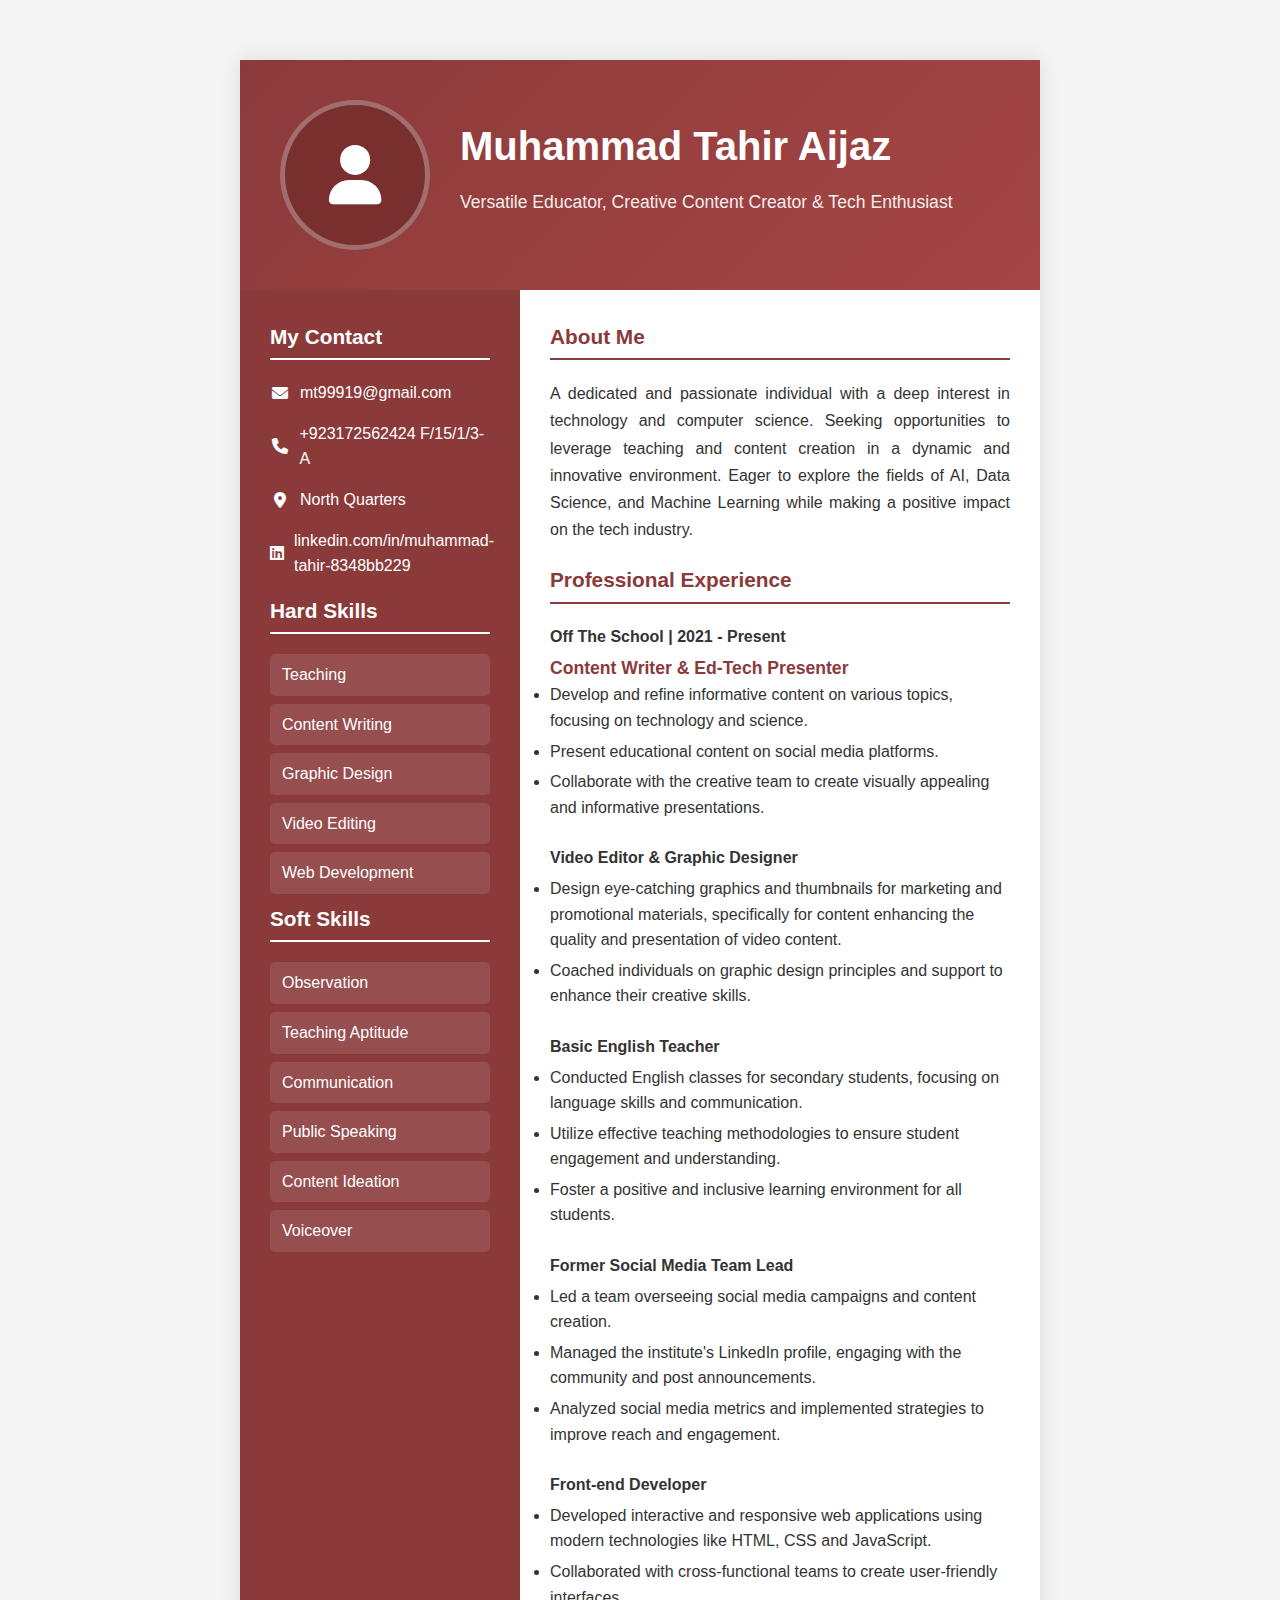
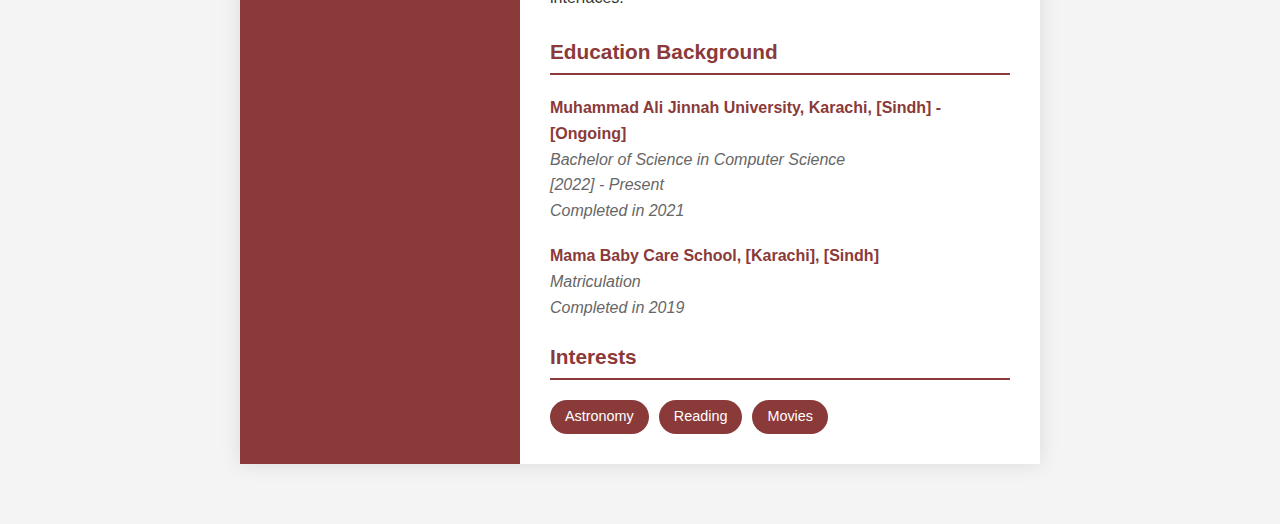
<file: assignment#02/index.html>
<!DOCTYPE html>
<html lang="en">
<head>
    <meta charset="UTF-8">
    <meta name="viewport" content="width=device-width, initial-scale=1.0">
    <title>Muhammad Tahir Aijaz - Resume</title>
    <link rel="stylesheet" href="https://cdnjs.cloudflare.com/ajax/libs/font-awesome/6.0.0/css/all.min.css">
    <style>
        * {
            margin: 0;
            padding: 0;
            box-sizing: border-box;
        }

        body {
            font-family: 'Arial', sans-serif;
            line-height: 1.6;
            color:  #333;
            background-color: #f4f4f4;
        }

        .resume-container {
            max-width: 800px;
            margin: 60px auto; 
            background: #fff;
            box-shadow: 0 0 20px rgba(0, 0, 0, 0.1);
            overflow: hidden;
        }

        .header {
            background: linear-gradient(135deg, #8B3A3A, #A64545);
            color: white;
            padding: 40px;
            display: flex;
            align-items: center;
            gap: 30px;
        }

        .profile-image {
            width: 150px;
            height: 150px;
            border-radius: 50%;
            border: 5px solid rgba(255, 255, 255, 0.3);
            object-fit: cover;
            background: #7A2F2F;
            display: flex;
            align-items: center;
            justify-content: center;
            font-size: 60px;
            color: white;
        }

        .header-content h1 {
            font-size: 2.5em;
            margin-bottom: 10px;
            font-weight: bold;
        }

        .header-content .subtitle {
            font-size: 1.1em;
            opacity: 0.9;
            margin-bottom: 20px;
        }

        .main-content {
            display: flex;
        }

        .left-column {
            background: #8B3A3A;
            color: white;
            width: 35%;
            padding: 30px;
        }

        .right-column {
            width: 65%;
            padding: 30px;
        }

        .section-title {
            font-size: 1.3em;
            font-weight: bold;
            margin-bottom: 20px;
            color: #8B3A3A;
            border-bottom: 2px solid #8B3A3A;
            padding-bottom: 5px;
        }

        .left-column .section-title {
            color: white;
            border-bottom-color: white;
        }

        .contact-item {
            display: flex;
            align-items: center;
            margin-bottom: 15px;
            gap: 10px;
        }

        .contact-item i {
            width: 20px;
            text-align: center;
        }

        .skills-list {
            list-style: none;
        }

        .skills-list li {
            background: rgba(255, 255, 255, 0.1);
            margin-bottom: 8px;
            padding: 8px 12px;
            border-radius: 5px;
        }

        .job {
            margin-bottom: 25px;
        }

        .job-title {
            font-weight: bold;
            color: #8B3A3A;
            font-size: 1.1em;
        }

        .company {
            font-weight: bold;
            margin-bottom: 5px;
        }

        .duration {
            color: #666;
            font-style: italic;
            margin-bottom: 10px;
        }

        .job-description {
            margin-left: 0;
        }

        .job-description li {
            margin-bottom: 5px;
        }

        .education-item {
            margin-bottom: 20px;
        }

        .education-item h4 {
            color: #8B3A3A;
            font-weight: bold;
        }

        .education-details {
            color: #666;
            font-style: italic;
        }

        .interests {
            display: flex;
            gap: 10px;
            flex-wrap: wrap;
        }

        .interest-tag {
            background: #8B3A3A;
            color: white;
            padding: 5px 15px;
            border-radius: 20px;
            font-size: 0.9em;
        }

        .about-text {
            text-align: justify;
            line-height: 1.7;
            margin-bottom: 20px;
        }

        @media (max-width: 768px) {
            .header {
                flex-direction: column;
                text-align: center;
            }
            
            .main-content {
                flex-direction: column;
            }
            
            .left-column, .right-column {
                width: 100%;
            }
        }
    </style>
</head>
<body>
    <div class="resume-container">
        <!-- Header Section -->
        <div class="header">
            <div class="profile-image">
                <i class="fas fa-user"></i>
            </div>
            <div class="header-content">
                <h1>Muhammad Tahir Aijaz</h1>
                <p class="subtitle">Versatile Educator, Creative Content Creator & Tech Enthusiast</p>
            </div>
        </div>

        <!-- Main Content -->
        <div class="main-content">
            <!-- Left Column -->
            <div class="left-column">
                <!-- Contact Information -->
                <div class="section">
                    <h3 class="section-title">My Contact</h3>
                    <div class="contact-item">
                        <i class="fas fa-envelope"></i>
                        <span>mt99919@gmail.com</span>
                    </div>
                    <div class="contact-item">
                        <i class="fas fa-phone"></i>
                        <span>+923172562424 F/15/1/3-A</span>
                    </div>
                    <div class="contact-item">
                        <i class="fas fa-map-marker-alt"></i>
                        <span>North Quarters</span>
                    </div>
                    <div class="contact-item">
                        <i class="fab fa-linkedin"></i>
                        <span>linkedin.com/in/muhammad-tahir-8348bb229</span>
                    </div>
                </div>

                <!-- Hard Skills -->
                <div class="section">
                    <h3 class="section-title">Hard Skills</h3>
                    <ul class="skills-list">
                        <li>Teaching</li>
                        <li>Content Writing</li>
                        <li>Graphic Design</li>
                        <li>Video Editing</li>
                        <li>Web Development</li>
                    </ul>
                </div>

                <!-- Soft Skills -->
                <div class="section">
                    <h3 class="section-title">Soft Skills</h3>
                    <ul class="skills-list">
                        <li>Observation</li>
                        <li>Teaching Aptitude</li>
                        <li>Communication</li>
                        <li>Public Speaking</li>
                        <li>Content Ideation</li>
                        <li>Voiceover</li>
                    </ul>
                </div>
            </div>

            <!-- Right Column -->
            <div class="right-column">
                <!-- About Me -->
                <div class="section">
                    <h3 class="section-title">About Me</h3>
                    <p class="about-text">
                        A dedicated and passionate individual with a deep interest in technology and computer science. Seeking opportunities to leverage teaching and content creation in a dynamic and innovative environment. Eager to explore the fields of AI, Data Science, and Machine Learning while making a positive impact on the tech industry.
                    </p>
                </div>

                <!-- Professional Experience -->
                <div class="section">
                    <h3 class="section-title">Professional Experience</h3>
                    
                    <div class="job">
                        <div class="company">Off The School | 2021 - Present</div>
                        <div class="job-title">Content Writer & Ed-Tech Presenter</div>
                        <ul class="job-description">
                            <li>Develop and refine informative content on various topics, focusing on technology and science.</li>
                            <li>Present educational content on social media platforms.</li>
                            <li>Collaborate with the creative team to create visually appealing and informative presentations.</li>
                        </ul>
                    </div>

                    <div class="job">
                        <div class="company">Video Editor & Graphic Designer</div>
                        <ul class="job-description">
                            <li>Design eye-catching graphics and thumbnails for marketing and promotional materials, specifically for content enhancing the quality and presentation of video content.</li>
                            <li>Coached individuals on graphic design principles and support to enhance their creative skills.</li>
                        </ul>
                    </div>

                    <div class="job">
                        <div class="company">Basic English Teacher</div>
                        <ul class="job-description">
                            <li>Conducted English classes for secondary students, focusing on language skills and communication.</li>
                            <li>Utilize effective teaching methodologies to ensure student engagement and understanding.</li>
                            <li>Foster a positive and inclusive learning environment for all students.</li>
                        </ul>
                    </div>

                    <div class="job">
                        <div class="company">Former Social Media Team Lead</div>
                        <ul class="job-description">
                            <li>Led a team overseeing social media campaigns and content creation.</li>
                            <li>Managed the institute's LinkedIn profile, engaging with the community and post announcements.</li>
                            <li>Analyzed social media metrics and implemented strategies to improve reach and engagement.</li>
                        </ul>
                    </div>

                    <div class="job">
                        <div class="company">Front-end Developer</div>
                        <ul class="job-description">
                            <li>Developed interactive and responsive web applications using modern technologies like HTML, CSS and JavaScript.</li>
                            <li>Collaborated with cross-functional teams to create user-friendly interfaces.</li>
                        </ul>
                    </div>
                </div>

                <!-- Education -->
                <div class="section">
                    <h3 class="section-title">Education Background</h3>
                    
                    <div class="education-item">
                        <h4>Muhammad Ali Jinnah University, Karachi, [Sindh] - [Ongoing]</h4>
                        <p class="education-details">Bachelor of Science in Computer Science</p>
                        <p class="education-details">[2022] - Present</p>
                        <p class="education-details">Completed in 2021</p>
                    </div>

                    <div class="education-item">
                        <h4>Mama Baby Care School, [Karachi], [Sindh]</h4>
                        <p class="education-details">Matriculation</p>
                        <p class="education-details">Completed in 2019</p>
                    </div>
                </div>

                <!-- Interests -->
                <div class="section">
                    <h3 class="section-title">Interests</h3>
                    <div class="interests">
                        <span class="interest-tag">Astronomy</span>
                        <span class="interest-tag">Reading</span>
                        <span class="interest-tag">Movies</span>
                    </div>
                </div>
            </div>
        </div>
    </div>
</body>
</html>
</file>
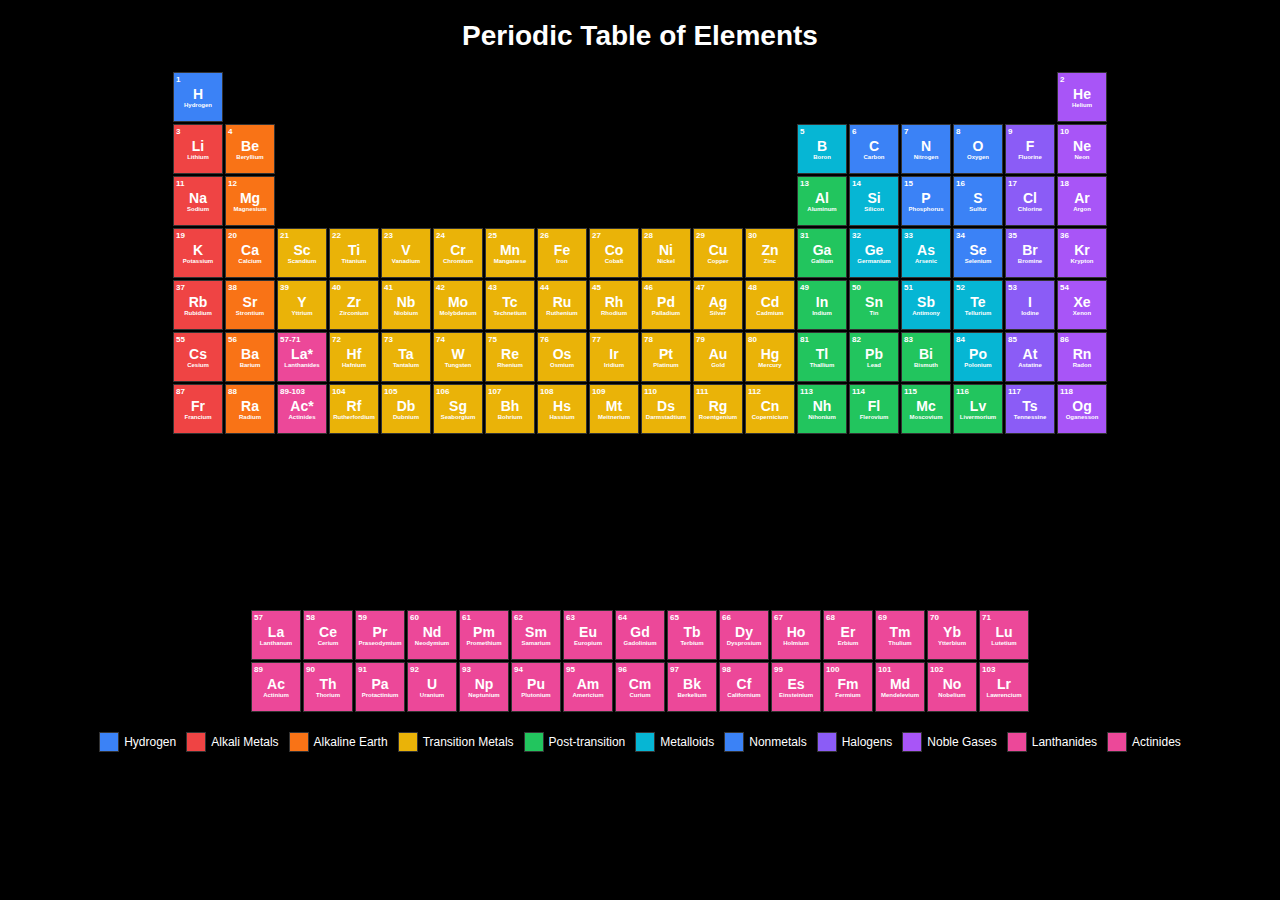
<file: assignment#04/index.html>
<!DOCTYPE html>
<html lang="en">
<head>
    <meta charset="UTF-8">
    <meta name="viewport" content="width=device-width, initial-scale=1.0">
    <title>Periodic Table of Elements</title>
    <style>
        * {
            margin: 0;
            padding: 0;
            box-sizing: border-box;
        }

        body {
            font-family: Arial, sans-serif;
            background-color: #000;
            color: white;
            padding: 20px;
            overflow-x: auto;
        }

        .periodic-table {
            display: grid;
            grid-template-columns: repeat(18, 50px);
            grid-template-rows: repeat(10, 50px);
            gap: 2px;
            margin: 20px auto;
            width: fit-content;
        }

        .element {
            display: flex;
            flex-direction: column;
            justify-content: center;
            align-items: center;
            font-size: 10px;
            font-weight: bold;
            cursor: pointer;
            transition: transform 0.2s;
            border: 1px solid #333;
            position: relative;
        }

        .element:hover {
            transform: scale(1.1);
            z-index: 10;
        }

        .atomic-number {
            font-size: 8px;
            position: absolute;
            top: 2px;
            left: 2px;
        }

        .symbol {
            font-size: 14px;
            font-weight: bold;
        }

        .name {
            font-size: 6px;
            text-align: center;
        }

        /* Element Categories */
        .hydrogen { background-color: #3b82f6; }
        .alkali-metal { background-color: #ef4444; }
        .alkaline-earth { background-color: #f97316; }
        .transition-metal { background-color: #eab308; }
        .post-transition { background-color: #22c55e; }
        .metalloid { background-color: #06b6d4; }
        .nonmetal { background-color: #3b82f6; }
        .halogen { background-color: #8b5cf6; }
        .noble-gas { background-color: #a855f7; }
        .lanthanide { background-color: #ec4899; }
        .actinide { background-color: #ec4899; }

        .title {
            text-align: center;
            font-size: 28px;
            margin-bottom: 20px;
            color: white;
        }

        .legend {
            display: flex;
            justify-content: center;
            flex-wrap: wrap;
            gap: 10px;
            margin-top: 20px;
        }

        .legend-item {
            display: flex;
            align-items: center;
            gap: 5px;
            font-size: 12px;
        }

        .legend-color {
            width: 20px;
            height: 20px;
            border: 1px solid #333;
        }

        .lanthanides-actinides {
            display: grid;
            grid-template-columns: repeat(15, 50px);
            grid-template-rows: repeat(2, 50px);
            gap: 2px;
            margin: 20px auto;
            width: fit-content;
        }

        /* Grid positioning for specific elements */
        .h { grid-column: 1; grid-row: 1; }
        .he { grid-column: 18; grid-row: 1; }
        .li { grid-column: 1; grid-row: 2; }
        .be { grid-column: 2; grid-row: 2; }
        .b { grid-column: 13; grid-row: 2; }
        .c { grid-column: 14; grid-row: 2; }
        .n { grid-column: 15; grid-row: 2; }
        .o { grid-column: 16; grid-row: 2; }
        .f { grid-column: 17; grid-row: 2; }
        .ne { grid-column: 18; grid-row: 2; }
        .na { grid-column: 1; grid-row: 3; }
        .mg { grid-column: 2; grid-row: 3; }
        .al { grid-column: 13; grid-row: 3; }
        .si { grid-column: 14; grid-row: 3; }
        .p { grid-column: 15; grid-row: 3; }
        .s { grid-column: 16; grid-row: 3; }
        .cl { grid-column: 17; grid-row: 3; }
        .ar { grid-column: 18; grid-row: 3; }
    </style>
</head>
<body>
    <h1 class="title">Periodic Table of Elements</h1>
    
    <div class="periodic-table">
        <!-- Period 1 -->
        <div class="element hydrogen h" data-element="H">
            <span class="atomic-number">1</span>
            <span class="symbol">H</span>
            <span class="name">Hydrogen</span>
        </div>
        
        <div class="element noble-gas he" data-element="He">
            <span class="atomic-number">2</span>
            <span class="symbol">He</span>
            <span class="name">Helium</span>
        </div>

        <!-- Period 2 -->
        <div class="element alkali-metal li" data-element="Li">
            <span class="atomic-number">3</span>
            <span class="symbol">Li</span>
            <span class="name">Lithium</span>
        </div>

        <div class="element alkaline-earth be" data-element="Be">
            <span class="atomic-number">4</span>
            <span class="symbol">Be</span>
            <span class="name">Beryllium</span>
        </div>

        <div class="element metalloid b" data-element="B">
            <span class="atomic-number">5</span>
            <span class="symbol">B</span>
            <span class="name">Boron</span>
        </div>

        <div class="element nonmetal c" data-element="C">
            <span class="atomic-number">6</span>
            <span class="symbol">C</span>
            <span class="name">Carbon</span>
        </div>

        <div class="element nonmetal n" data-element="N">
            <span class="atomic-number">7</span>
            <span class="symbol">N</span>
            <span class="name">Nitrogen</span>
        </div>

        <div class="element nonmetal o" data-element="O">
            <span class="atomic-number">8</span>
            <span class="symbol">O</span>
            <span class="name">Oxygen</span>
        </div>

        <div class="element halogen f" data-element="F">
            <span class="atomic-number">9</span>
            <span class="symbol">F</span>
            <span class="name">Fluorine</span>
        </div>

        <div class="element noble-gas ne" data-element="Ne">
            <span class="atomic-number">10</span>
            <span class="symbol">Ne</span>
            <span class="name">Neon</span>
        </div>

        <!-- Period 3 -->
        <div class="element alkali-metal na" data-element="Na">
            <span class="atomic-number">11</span>
            <span class="symbol">Na</span>
            <span class="name">Sodium</span>
        </div>

        <div class="element alkaline-earth mg" data-element="Mg">
            <span class="atomic-number">12</span>
            <span class="symbol">Mg</span>
            <span class="name">Magnesium</span>
        </div>

        <div class="element post-transition al" data-element="Al">
            <span class="atomic-number">13</span>
            <span class="symbol">Al</span>
            <span class="name">Aluminum</span>
        </div>

        <div class="element metalloid si" data-element="Si">
            <span class="atomic-number">14</span>
            <span class="symbol">Si</span>
            <span class="name">Silicon</span>
        </div>

        <div class="element nonmetal p" data-element="P">
            <span class="atomic-number">15</span>
            <span class="symbol">P</span>
            <span class="name">Phosphorus</span>
        </div>

        <div class="element nonmetal s" data-element="S">
            <span class="atomic-number">16</span>
            <span class="symbol">S</span>
            <span class="name">Sulfur</span>
        </div>

        <div class="element halogen cl" data-element="Cl">
            <span class="atomic-number">17</span>
            <span class="symbol">Cl</span>
            <span class="name">Chlorine</span>
        </div>

        <div class="element noble-gas ar" data-element="Ar">
            <span class="atomic-number">18</span>
            <span class="symbol">Ar</span>
            <span class="name">Argon</span>
        </div>

        <!-- Period 4 -->
        <div class="element alkali-metal" style="grid-column: 1; grid-row: 4;">
            <span class="atomic-number">19</span>
            <span class="symbol">K</span>
            <span class="name">Potassium</span>
        </div>

        <div class="element alkaline-earth" style="grid-column: 2; grid-row: 4;">
            <span class="atomic-number">20</span>
            <span class="symbol">Ca</span>
            <span class="name">Calcium</span>
        </div>

        <div class="element transition-metal" style="grid-column: 3; grid-row: 4;">
            <span class="atomic-number">21</span>
            <span class="symbol">Sc</span>
            <span class="name">Scandium</span>
        </div>

        <div class="element transition-metal" style="grid-column: 4; grid-row: 4;">
            <span class="atomic-number">22</span>
            <span class="symbol">Ti</span>
            <span class="name">Titanium</span>
        </div>

        <div class="element transition-metal" style="grid-column: 5; grid-row: 4;">
            <span class="atomic-number">23</span>
            <span class="symbol">V</span>
            <span class="name">Vanadium</span>
        </div>

        <div class="element transition-metal" style="grid-column: 6; grid-row: 4;">
            <span class="atomic-number">24</span>
            <span class="symbol">Cr</span>
            <span class="name">Chromium</span>
        </div>

        <div class="element transition-metal" style="grid-column: 7; grid-row: 4;">
            <span class="atomic-number">25</span>
            <span class="symbol">Mn</span>
            <span class="name">Manganese</span>
        </div>

        <div class="element transition-metal" style="grid-column: 8; grid-row: 4;">
            <span class="atomic-number">26</span>
            <span class="symbol">Fe</span>
            <span class="name">Iron</span>
        </div>

        <div class="element transition-metal" style="grid-column: 9; grid-row: 4;">
            <span class="atomic-number">27</span>
            <span class="symbol">Co</span>
            <span class="name">Cobalt</span>
        </div>

        <div class="element transition-metal" style="grid-column: 10; grid-row: 4;">
            <span class="atomic-number">28</span>
            <span class="symbol">Ni</span>
            <span class="name">Nickel</span>
        </div>

        <div class="element transition-metal" style="grid-column: 11; grid-row: 4;">
            <span class="atomic-number">29</span>
            <span class="symbol">Cu</span>
            <span class="name">Copper</span>
        </div>

        <div class="element transition-metal" style="grid-column: 12; grid-row: 4;">
            <span class="atomic-number">30</span>
            <span class="symbol">Zn</span>
            <span class="name">Zinc</span>
        </div>

        <div class="element post-transition" style="grid-column: 13; grid-row: 4;">
            <span class="atomic-number">31</span>
            <span class="symbol">Ga</span>
            <span class="name">Gallium</span>
        </div>

        <div class="element metalloid" style="grid-column: 14; grid-row: 4;">
            <span class="atomic-number">32</span>
            <span class="symbol">Ge</span>
            <span class="name">Germanium</span>
        </div>

        <div class="element metalloid" style="grid-column: 15; grid-row: 4;">
            <span class="atomic-number">33</span>
            <span class="symbol">As</span>
            <span class="name">Arsenic</span>
        </div>

        <div class="element nonmetal" style="grid-column: 16; grid-row: 4;">
            <span class="atomic-number">34</span>
            <span class="symbol">Se</span>
            <span class="name">Selenium</span>
        </div>

        <div class="element halogen" style="grid-column: 17; grid-row: 4;">
            <span class="atomic-number">35</span>
            <span class="symbol">Br</span>
            <span class="name">Bromine</span>
        </div>

        <div class="element noble-gas" style="grid-column: 18; grid-row: 4;">
            <span class="atomic-number">36</span>
            <span class="symbol">Kr</span>
            <span class="name">Krypton</span>
        </div>

        <!-- Period 5 -->
        <div class="element alkali-metal" style="grid-column: 1; grid-row: 5;">
            <span class="atomic-number">37</span>
            <span class="symbol">Rb</span>
            <span class="name">Rubidium</span>
        </div>

        <div class="element alkaline-earth" style="grid-column: 2; grid-row: 5;">
            <span class="atomic-number">38</span>
            <span class="symbol">Sr</span>
            <span class="name">Strontium</span>
        </div>

        <div class="element transition-metal" style="grid-column: 3; grid-row: 5;">
            <span class="atomic-number">39</span>
            <span class="symbol">Y</span>
            <span class="name">Yttrium</span>
        </div>

        <div class="element transition-metal" style="grid-column: 4; grid-row: 5;">
            <span class="atomic-number">40</span>
            <span class="symbol">Zr</span>
            <span class="name">Zirconium</span>
        </div>

        <div class="element transition-metal" style="grid-column: 5; grid-row: 5;">
            <span class="atomic-number">41</span>
            <span class="symbol">Nb</span>
            <span class="name">Niobium</span>
        </div>

        <div class="element transition-metal" style="grid-column: 6; grid-row: 5;">
            <span class="atomic-number">42</span>
            <span class="symbol">Mo</span>
            <span class="name">Molybdenum</span>
        </div>

        <div class="element transition-metal" style="grid-column: 7; grid-row: 5;">
            <span class="atomic-number">43</span>
            <span class="symbol">Tc</span>
            <span class="name">Technetium</span>
        </div>

        <div class="element transition-metal" style="grid-column: 8; grid-row: 5;">
            <span class="atomic-number">44</span>
            <span class="symbol">Ru</span>
            <span class="name">Ruthenium</span>
        </div>

        <div class="element transition-metal" style="grid-column: 9; grid-row: 5;">
            <span class="atomic-number">45</span>
            <span class="symbol">Rh</span>
            <span class="name">Rhodium</span>
        </div>

        <div class="element transition-metal" style="grid-column: 10; grid-row: 5;">
            <span class="atomic-number">46</span>
            <span class="symbol">Pd</span>
            <span class="name">Palladium</span>
        </div>

        <div class="element transition-metal" style="grid-column: 11; grid-row: 5;">
            <span class="atomic-number">47</span>
            <span class="symbol">Ag</span>
            <span class="name">Silver</span>
        </div>

        <div class="element transition-metal" style="grid-column: 12; grid-row: 5;">
            <span class="atomic-number">48</span>
            <span class="symbol">Cd</span>
            <span class="name">Cadmium</span>
        </div>

        <div class="element post-transition" style="grid-column: 13; grid-row: 5;">
            <span class="atomic-number">49</span>
            <span class="symbol">In</span>
            <span class="name">Indium</span>
        </div>

        <div class="element post-transition" style="grid-column: 14; grid-row: 5;">
            <span class="atomic-number">50</span>
            <span class="symbol">Sn</span>
            <span class="name">Tin</span>
        </div>

        <div class="element metalloid" style="grid-column: 15; grid-row: 5;">
            <span class="atomic-number">51</span>
            <span class="symbol">Sb</span>
            <span class="name">Antimony</span>
        </div>

        <div class="element metalloid" style="grid-column: 16; grid-row: 5;">
            <span class="atomic-number">52</span>
            <span class="symbol">Te</span>
            <span class="name">Tellurium</span>
        </div>

        <div class="element halogen" style="grid-column: 17; grid-row: 5;">
            <span class="atomic-number">53</span>
            <span class="symbol">I</span>
            <span class="name">Iodine</span>
        </div>

        <div class="element noble-gas" style="grid-column: 18; grid-row: 5;">
            <span class="atomic-number">54</span>
            <span class="symbol">Xe</span>
            <span class="name">Xenon</span>
        </div>

        <!-- Period 6 -->
        <div class="element alkali-metal" style="grid-column: 1; grid-row: 6;">
            <span class="atomic-number">55</span>
            <span class="symbol">Cs</span>
            <span class="name">Cesium</span>
        </div>

        <div class="element alkaline-earth" style="grid-column: 2; grid-row: 6;">
            <span class="atomic-number">56</span>
            <span class="symbol">Ba</span>
            <span class="name">Barium</span>
        </div>

        <div class="element lanthanide" style="grid-column: 3; grid-row: 6;">
            <span class="atomic-number">57-71</span>
            <span class="symbol">La*</span>
            <span class="name">Lanthanides</span>
        </div>

        <div class="element transition-metal" style="grid-column: 4; grid-row: 6;">
            <span class="atomic-number">72</span>
            <span class="symbol">Hf</span>
            <span class="name">Hafnium</span>
        </div>

        <div class="element transition-metal" style="grid-column: 5; grid-row: 6;">
            <span class="atomic-number">73</span>
            <span class="symbol">Ta</span>
            <span class="name">Tantalum</span>
        </div>

        <div class="element transition-metal" style="grid-column: 6; grid-row: 6;">
            <span class="atomic-number">74</span>
            <span class="symbol">W</span>
            <span class="name">Tungsten</span>
        </div>

        <div class="element transition-metal" style="grid-column: 7; grid-row: 6;">
            <span class="atomic-number">75</span>
            <span class="symbol">Re</span>
            <span class="name">Rhenium</span>
        </div>

        <div class="element transition-metal" style="grid-column: 8; grid-row: 6;">
            <span class="atomic-number">76</span>
            <span class="symbol">Os</span>
            <span class="name">Osmium</span>
        </div>

        <div class="element transition-metal" style="grid-column: 9; grid-row: 6;">
            <span class="atomic-number">77</span>
            <span class="symbol">Ir</span>
            <span class="name">Iridium</span>
        </div>

        <div class="element transition-metal" style="grid-column: 10; grid-row: 6;">
            <span class="atomic-number">78</span>
            <span class="symbol">Pt</span>
            <span class="name">Platinum</span>
        </div>

        <div class="element transition-metal" style="grid-column: 11; grid-row: 6;">
            <span class="atomic-number">79</span>
            <span class="symbol">Au</span>
            <span class="name">Gold</span>
        </div>

        <div class="element transition-metal" style="grid-column: 12; grid-row: 6;">
            <span class="atomic-number">80</span>
            <span class="symbol">Hg</span>
            <span class="name">Mercury</span>
        </div>

        <div class="element post-transition" style="grid-column: 13; grid-row: 6;">
            <span class="atomic-number">81</span>
            <span class="symbol">Tl</span>
            <span class="name">Thallium</span>
        </div>

        <div class="element post-transition" style="grid-column: 14; grid-row: 6;">
            <span class="atomic-number">82</span>
            <span class="symbol">Pb</span>
            <span class="name">Lead</span>
        </div>

        <div class="element post-transition" style="grid-column: 15; grid-row: 6;">
            <span class="atomic-number">83</span>
            <span class="symbol">Bi</span>
            <span class="name">Bismuth</span>
        </div>

        <div class="element metalloid" style="grid-column: 16; grid-row: 6;">
            <span class="atomic-number">84</span>
            <span class="symbol">Po</span>
            <span class="name">Polonium</span>
        </div>

        <div class="element halogen" style="grid-column: 17; grid-row: 6;">
            <span class="atomic-number">85</span>
            <span class="symbol">At</span>
            <span class="name">Astatine</span>
        </div>

        <div class="element noble-gas" style="grid-column: 18; grid-row: 6;">
            <span class="atomic-number">86</span>
            <span class="symbol">Rn</span>
            <span class="name">Radon</span>
        </div>

        <!-- Period 7 -->
        <div class="element alkali-metal" style="grid-column: 1; grid-row: 7;">
            <span class="atomic-number">87</span>
            <span class="symbol">Fr</span>
            <span class="name">Francium</span>
        </div>

        <div class="element alkaline-earth" style="grid-column: 2; grid-row: 7;">
            <span class="atomic-number">88</span>
            <span class="symbol">Ra</span>
            <span class="name">Radium</span>
        </div>

        <div class="element actinide" style="grid-column: 3; grid-row: 7;">
            <span class="atomic-number">89-103</span>
            <span class="symbol">Ac*</span>
            <span class="name">Actinides</span>
        </div>

        <div class="element transition-metal" style="grid-column: 4; grid-row: 7;">
            <span class="atomic-number">104</span>
            <span class="symbol">Rf</span>
            <span class="name">Rutherfordium</span>
        </div>

        <div class="element transition-metal" style="grid-column: 5; grid-row: 7;">
            <span class="atomic-number">105</span>
            <span class="symbol">Db</span>
            <span class="name">Dubnium</span>
        </div>

        <div class="element transition-metal" style="grid-column: 6; grid-row: 7;">
            <span class="atomic-number">106</span>
            <span class="symbol">Sg</span>
            <span class="name">Seaborgium</span>
        </div>

        <div class="element transition-metal" style="grid-column: 7; grid-row: 7;">
            <span class="atomic-number">107</span>
            <span class="symbol">Bh</span>
            <span class="name">Bohrium</span>
        </div>

        <div class="element transition-metal" style="grid-column: 8; grid-row: 7;">
            <span class="atomic-number">108</span>
            <span class="symbol">Hs</span>
            <span class="name">Hassium</span>
        </div>

        <div class="element transition-metal" style="grid-column: 9; grid-row: 7;">
            <span class="atomic-number">109</span>
            <span class="symbol">Mt</span>
            <span class="name">Meitnerium</span>
        </div>

        <div class="element transition-metal" style="grid-column: 10; grid-row: 7;">
            <span class="atomic-number">110</span>
            <span class="symbol">Ds</span>
            <span class="name">Darmstadtium</span>
        </div>

        <div class="element transition-metal" style="grid-column: 11; grid-row: 7;">
            <span class="atomic-number">111</span>
            <span class="symbol">Rg</span>
            <span class="name">Roentgenium</span>
        </div>

        <div class="element transition-metal" style="grid-column: 12; grid-row: 7;">
            <span class="atomic-number">112</span>
            <span class="symbol">Cn</span>
            <span class="name">Copernicium</span>
        </div>

        <div class="element post-transition" style="grid-column: 13; grid-row: 7;">
            <span class="atomic-number">113</span>
            <span class="symbol">Nh</span>
            <span class="name">Nihonium</span>
        </div>

        <div class="element post-transition" style="grid-column: 14; grid-row: 7;">
            <span class="atomic-number">114</span>
            <span class="symbol">Fl</span>
            <span class="name">Flerovium</span>
        </div>

        <div class="element post-transition" style="grid-column: 15; grid-row: 7;">
            <span class="atomic-number">115</span>
            <span class="symbol">Mc</span>
            <span class="name">Moscovium</span>
        </div>

        <div class="element post-transition" style="grid-column: 16; grid-row: 7;">
            <span class="atomic-number">116</span>
            <span class="symbol">Lv</span>
            <span class="name">Livermorium</span>
        </div>

        <div class="element halogen" style="grid-column: 17; grid-row: 7;">
            <span class="atomic-number">117</span>
            <span class="symbol">Ts</span>
            <span class="name">Tennessine</span>
        </div>

        <div class="element noble-gas" style="grid-column: 18; grid-row: 7;">
            <span class="atomic-number">118</span>
            <span class="symbol">Og</span>
            <span class="name">Oganesson</span>
        </div>
    </div>

    <!-- Lanthanides and Actinides -->
    <div class="lanthanides-actinides">
        <!-- Lanthanides -->
        <div class="element lanthanide">
            <span class="atomic-number">57</span>
            <span class="symbol">La</span>
            <span class="name">Lanthanum</span>
        </div>
        <div class="element lanthanide">
            <span class="atomic-number">58</span>
            <span class="symbol">Ce</span>
            <span class="name">Cerium</span>
        </div>
        <div class="element lanthanide">
            <span class="atomic-number">59</span>
            <span class="symbol">Pr</span>
            <span class="name">Praseodymium</span>
        </div>
        <div class="element lanthanide">
            <span class="atomic-number">60</span>
            <span class="symbol">Nd</span>
            <span class="name">Neodymium</span>
        </div>
        <div class="element lanthanide">
            <span class="atomic-number">61</span>
            <span class="symbol">Pm</span>
            <span class="name">Promethium</span>
        </div>
        <div class="element lanthanide">
            <span class="atomic-number">62</span>
            <span class="symbol">Sm</span>
            <span class="name">Samarium</span>
        </div>
        <div class="element lanthanide">
            <span class="atomic-number">63</span>
            <span class="symbol">Eu</span>
            <span class="name">Europium</span>
        </div>
        <div class="element lanthanide">
            <span class="atomic-number">64</span>
            <span class="symbol">Gd</span>
            <span class="name">Gadolinium</span>
        </div>
        <div class="element lanthanide">
            <span class="atomic-number">65</span>
            <span class="symbol">Tb</span>
            <span class="name">Terbium</span>
        </div>
        <div class="element lanthanide">
            <span class="atomic-number">66</span>
            <span class="symbol">Dy</span>
            <span class="name">Dysprosium</span>
        </div>
        <div class="element lanthanide">
            <span class="atomic-number">67</span>
            <span class="symbol">Ho</span>
            <span class="name">Holmium</span>
        </div>
        <div class="element lanthanide">
            <span class="atomic-number">68</span>
            <span class="symbol">Er</span>
            <span class="name">Erbium</span>
        </div>
        <div class="element lanthanide">
            <span class="atomic-number">69</span>
            <span class="symbol">Tm</span>
            <span class="name">Thulium</span>
        </div>
        <div class="element lanthanide">
            <span class="atomic-number">70</span>
            <span class="symbol">Yb</span>
            <span class="name">Ytterbium</span>
        </div>
        <div class="element lanthanide">
            <span class="atomic-number">71</span>
            <span class="symbol">Lu</span>
            <span class="name">Lutetium</span>
        </div>

        <!-- Actinides -->
        <div class="element actinide">
            <span class="atomic-number">89</span>
            <span class="symbol">Ac</span>
            <span class="name">Actinium</span>
        </div>
        <div class="element actinide">
            <span class="atomic-number">90</span>
            <span class="symbol">Th</span>
            <span class="name">Thorium</span>
        </div>
        <div class="element actinide">
            <span class="atomic-number">91</span>
            <span class="symbol">Pa</span>
            <span class="name">Protactinium</span>
        </div>
        <div class="element actinide">
            <span class="atomic-number">92</span>
            <span class="symbol">U</span>
            <span class="name">Uranium</span>
        </div>
        <div class="element actinide">
            <span class="atomic-number">93</span>
            <span class="symbol">Np</span>
            <span class="name">Neptunium</span>
        </div>
        <div class="element actinide">
            <span class="atomic-number">94</span>
            <span class="symbol">Pu</span>
            <span class="name">Plutonium</span>
        </div>
        <div class="element actinide">
            <span class="atomic-number">95</span>
            <span class="symbol">Am</span>
            <span class="name">Americium</span>
        </div>
        <div class="element actinide">
            <span class="atomic-number">96</span>
            <span class="symbol">Cm</span>
            <span class="name">Curium</span>
        </div>
        <div class="element actinide">
            <span class="atomic-number">97</span>
            <span class="symbol">Bk</span>
            <span class="name">Berkelium</span>
        </div>
        <div class="element actinide">
            <span class="atomic-number">98</span>
            <span class="symbol">Cf</span>
            <span class="name">Californium</span>
        </div>
        <div class="element actinide">
            <span class="atomic-number">99</span>
            <span class="symbol">Es</span>
            <span class="name">Einsteinium</span>
        </div>
        <div class="element actinide">
            <span class="atomic-number">100</span>
            <span class="symbol">Fm</span>
            <span class="name">Fermium</span>
        </div>
        <div class="element actinide">
            <span class="atomic-number">101</span>
            <span class="symbol">Md</span>
            <span class="name">Mendelevium</span>
        </div>
        <div class="element actinide">
            <span class="atomic-number">102</span>
            <span class="symbol">No</span>
            <span class="name">Nobelium</span>
        </div>
        <div class="element actinide">
            <span class="atomic-number">103</span>
            <span class="symbol">Lr</span>
            <span class="name">Lawrencium</span>
        </div>
    </div>

    <!-- Legend -->
    <div class="legend">
        <div class="legend-item">
            <div class="legend-color hydrogen"></div>
            <span>Hydrogen</span>
        </div>
        <div class="legend-item">
            <div class="legend-color alkali-metal"></div>
            <span>Alkali Metals</span>
        </div>
        <div class="legend-item">
            <div class="legend-color alkaline-earth"></div>
            <span>Alkaline Earth</span>
        </div>
        <div class="legend-item">
            <div class="legend-color transition-metal"></div>
            <span>Transition Metals</span>
        </div>
        <div class="legend-item">
            <div class="legend-color post-transition"></div>
            <span>Post-transition</span>
        </div>
        <div class="legend-item">
            <div class="legend-color metalloid"></div>
            <span>Metalloids</span>
        </div>
        <div class="legend-item">
            <div class="legend-color nonmetal"></div>
            <span>Nonmetals</span>
        </div>
        <div class="legend-item">
            <div class="legend-color halogen"></div>
            <span>Halogens</span>
        </div>
        <div class="legend-item">
            <div class="legend-color noble-gas"></div>
            <span>Noble Gases</span>
        </div>
        <div class="legend-item">
            <div class="legend-color lanthanide"></div>
            <span>Lanthanides</span>
        </div>
        <div class="legend-item">
            <div class="legend-color actinide"></div>
            <span>Actinides</span>
        </div>
    </div>

    <script>
        // Add click event to show element info
        document.querySelectorAll('.element').forEach(element => {
            element.addEventListener('click', function() {
                const symbol = this.querySelector('.symbol').textContent;
                const name = this.querySelector('.name').textContent;
                const atomicNumber = this.querySelector('.atomic-number').textContent;
                
                alert(`Element: ${name}\nSymbol: ${symbol}\nAtomic Number: ${atomicNumber}`);
            });
        });
    </script>
</body>
</html>
</file>
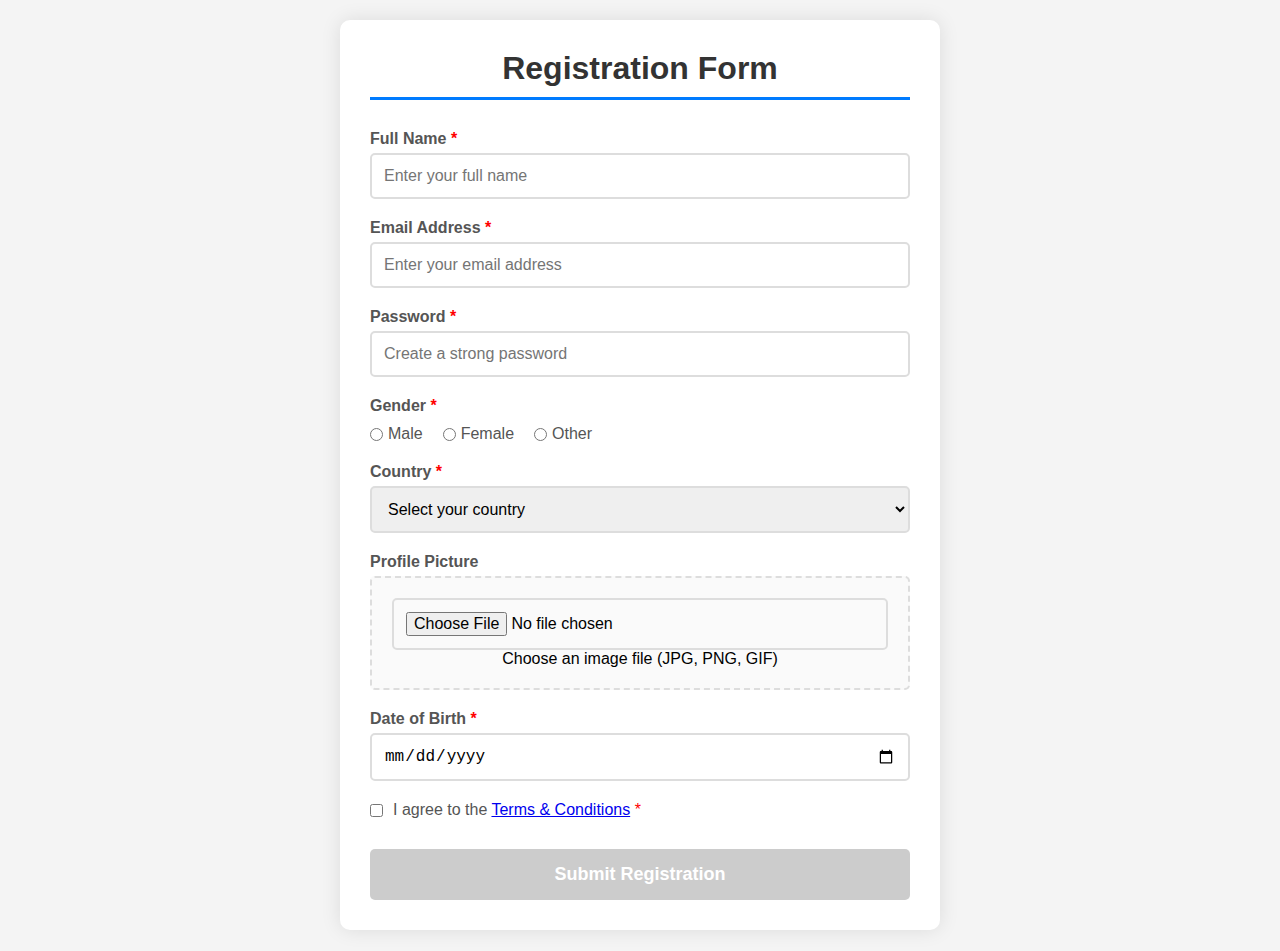
<file: assignment#05/index.html>
<!DOCTYPE html>
<html lang="en">
<head>
    <meta charset="UTF-8">
    <meta name="viewport" content="width=device-width, initial-scale=1.0">
    <title>Registration Form</title>
    <style>
        * {
            margin: 0;
            padding: 0;
            box-sizing: border-box;
        }

        body {
            font-family: Arial, sans-serif;
            background-color: #f4f4f4;
            padding: 20px;
        }

        .container {
            max-width: 600px;
            margin: 0 auto;
            background-color: white;
            padding: 30px;
            border-radius: 10px;
            box-shadow: 0 0 20px rgba(0, 0, 0, 0.1);
        }

        h1 {
            text-align: center;
            color: #333;
            margin-bottom: 30px;
            padding-bottom: 10px;
            border-bottom: 3px solid #007bff;
        }

        .form-group {
            margin-bottom: 20px;
        }

        label {
            display: block;
            margin-bottom: 5px;
            font-weight: bold;
            color: #555;
        }

        input[type="text"],
        input[type="email"],
        input[type="password"],
        input[type="date"],
        input[type="file"],
        select {
            width: 100%;
            padding: 12px;
            border: 2px solid #ddd;
            border-radius: 5px;
            font-size: 16px;
            transition: border-color 0.3s;
        }

        input[type="text"]:focus,
        input[type="email"]:focus,
        input[type="password"]:focus,
        input[type="date"]:focus,
        select:focus {
            outline: none;
            border-color: #007bff;
            box-shadow: 0 0 5px rgba(0, 123, 255, 0.3);
        }

        .radio-group {
            display: flex;
            gap: 20px;
            margin-top: 10px;
        }

        .radio-item {
            display: flex;
            align-items: center;
            gap: 5px;
        }

        input[type="radio"] {
            width: auto;
            margin: 0;
        }

        .radio-item label {
            margin: 0;
            font-weight: normal;
        }

        .checkbox-group {
            display: flex;
            align-items: center;
            gap: 10px;
            margin-top: 10px;
        }

        input[type="checkbox"] {
            width: auto;
            margin: 0;
        }

        .checkbox-group label {
            margin: 0;
            font-weight: normal;
        }

        .submit-btn {
            width: 100%;
            padding: 15px;
            background-color: #007bff;
            color: white;
            border: none;
            border-radius: 5px;
            font-size: 18px;
            font-weight: bold;
            cursor: pointer;
            transition: background-color 0.3s;
            margin-top: 10px;
        }

        .submit-btn:hover {
            background-color: #0056b3;
        }

        .submit-btn:disabled {
            background-color: #ccc;
            cursor: not-allowed;
        }

        .required {
            color: red;
        }

        .file-input {
            border: 2px dashed #ddd;
            padding: 20px;
            text-align: center;
            border-radius: 5px;
            background-color: #fafafa;
        }

        .file-input:hover {
            border-color: #007bff;
            background-color: #f0f8ff;
        }

        @media (max-width: 600px) {
            .container {
                margin: 10px;
                padding: 20px;
            }
            
            .radio-group {
                flex-direction: column;
                gap: 10px;
            }
        }
    </style>
</head>
<body>
    <div class="container">
        <h1>Registration Form</h1>
        
        <form action="#" method="post" enctype="multipart/form-data">
            <!-- Name Field -->
            <div class="form-group">
                <label for="name">Full Name <span class="required">*</span></label>
                <input type="text" id="name" name="name" placeholder="Enter your full name" required>
            </div>

            <!-- Email Field -->
            <div class="form-group">
                <label for="email">Email Address <span class="required">*</span></label>
                <input type="email" id="email" name="email" placeholder="Enter your email address" required>
            </div>

            <!-- Password Field -->
            <div class="form-group">
                <label for="password">Password <span class="required">*</span></label>
                <input type="password" id="password" name="password" placeholder="Create a strong password" required>
            </div>

            <!-- Gender Radio Buttons -->
            <div class="form-group">
                <label>Gender <span class="required">*</span></label>
                <div class="radio-group">
                    <div class="radio-item">
                        <input type="radio" id="male" name="gender" value="male" required>
                        <label for="male">Male</label>
                    </div>
                    <div class="radio-item">
                        <input type="radio" id="female" name="gender" value="female" required>
                        <label for="female">Female</label>
                    </div>
                    <div class="radio-item">
                        <input type="radio" id="other" name="gender" value="other" required>
                        <label for="other">Other</label>
                    </div>
                </div>
            </div>

            <!-- Country Dropdown -->
            <div class="form-group">
                <label for="country">Country <span class="required">*</span></label>
                <select id="country" name="country" required>
                    <option value="">Select your country</option>
                    <option value="pakistan">Pakistan</option>
                    <option value="india">India</option>
                    <option value="bangladesh">Bangladesh</option>
                    <option value="other">Other</option>
                </select>
            </div>

            <!-- Profile Picture File Input -->
            <div class="form-group">
                <label for="profile-picture">Profile Picture</label>
                <div class="file-input">
                    <input type="file" id="profile-picture" name="profile-picture" accept="image/*">
                    <p>Choose an image file (JPG, PNG, GIF)</p>
                </div>
            </div>

            <!-- Date of Birth -->
            <div class="form-group">
                <label for="dob">Date of Birth <span class="required">*</span></label>
                <input type="date" id="dob" name="dob" required>
            </div>

            <!-- Terms and Conditions Checkbox -->
            <div class="form-group">
                <div class="checkbox-group">
                    <input type="checkbox" id="terms" name="terms" required>
                    <label for="terms">I agree to the <a href="#" target="_blank">Terms & Conditions</a> <span class="required">*</span></label>
                </div>
            </div>

            <!-- Submit Button -->
            <button type="submit" class="submit-btn">Submit Registration</button>
        </form>
    </div>

    <script>
        // Form validation and interactivity
        const form = document.querySelector('form');
        const submitBtn = document.querySelector('.submit-btn');
        const termsCheckbox = document.querySelector('#terms');

        // Enable/disable submit button based on terms checkbox
        function toggleSubmitButton() {
            if (termsCheckbox.checked) {
                submitBtn.disabled = false;
            } else {
                submitBtn.disabled = true;
            }
        }

        // Initial state
        toggleSubmitButton();

        // Listen for checkbox changes
        termsCheckbox.addEventListener('change', toggleSubmitButton);

        // Form submission handler
        form.addEventListener('submit', function(e) {
            e.preventDefault();
            
            // Get form data
            const formData = new FormData(form);
            let result = 'Registration Details:\n\n';
            
            for (let [key, value] of formData.entries()) {
                if (key === 'profile-picture' && value.name) {
                    result += `${key}: ${value.name}\n`;
                } else if (key !== 'profile-picture') {
                    result += `${key}: ${value}\n`;
                }
            }
            
            alert(result + '\nRegistration submitted successfully!');
        });

        // File input customization
        const fileInput = document.querySelector('#profile-picture');
        const fileInputContainer = document.querySelector('.file-input');

        fileInput.addEventListener('change', function() {
            if (this.files.length > 0) {
                const fileName = this.files[0].name;
                fileInputContainer.querySelector('p').textContent = `Selected: ${fileName}`;
                fileInputContainer.style.borderColor = '#28a745';
                fileInputContainer.style.backgroundColor = '#f8fff8';
            }
        });
    </script>
</body>
</html>
</file>
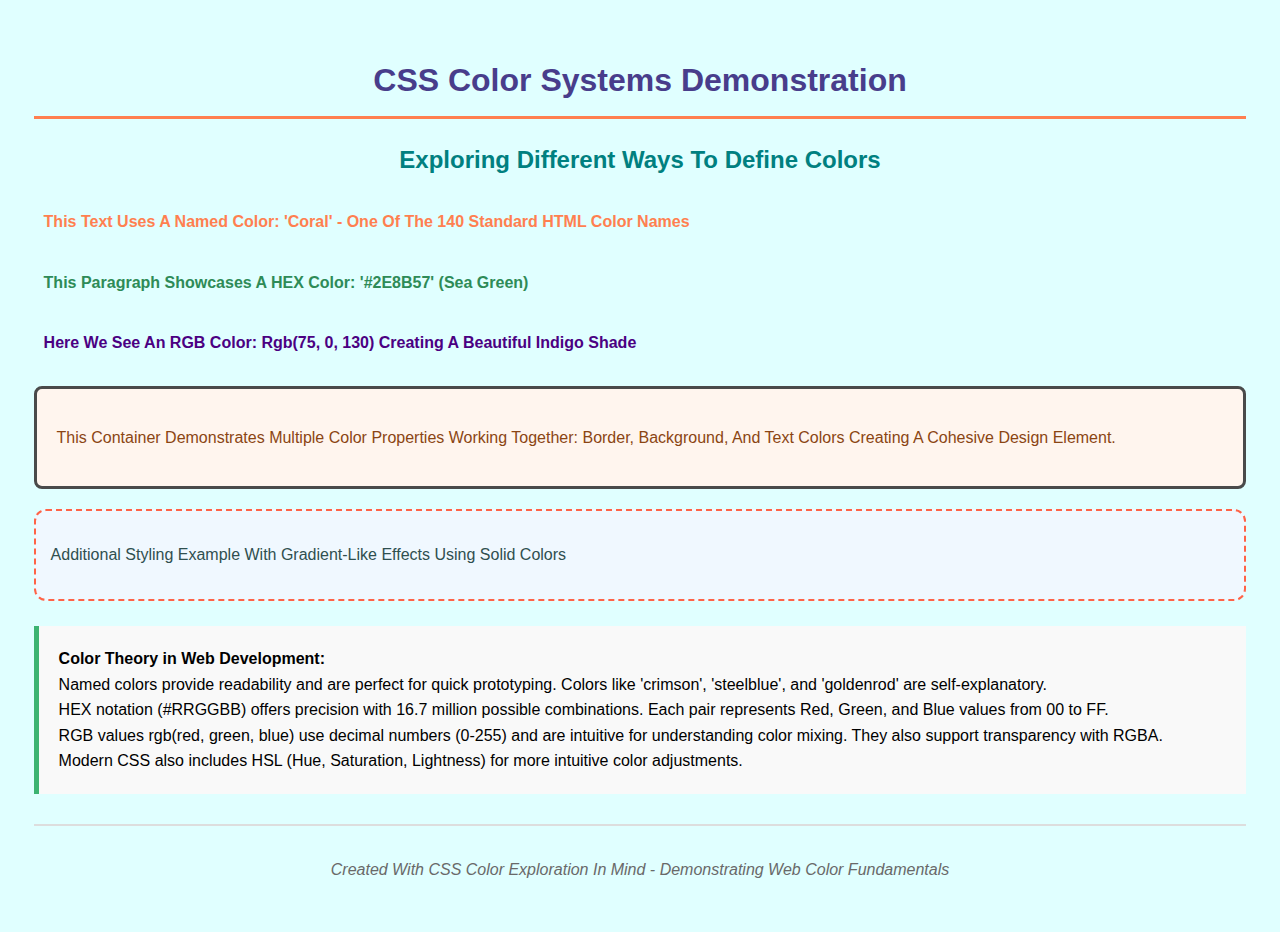
<file: assignment#06/index.html>
<!DOCTYPE html>
<html lang="en">

<head>
    <meta charset="UTF-8">
    <meta name="viewport" content="width=device-width, initial-scale=1.0">
    <title>Color Explorer</title>
    <link rel="stylesheet" href="style.css">
</head>

<body>
    <h1>
        CSS Color Systems Demonstration
    </h1>
    <h2>
        Exploring Different Ways to Define Colors
    </h2>

    <p class="colorname">
        This text uses a named color: 'coral' - one of the 140 standard HTML color names
    </p>
    <p class="hexcolor">
        This paragraph showcases a HEX color: '#2E8B57' (Sea Green)
    </p>
    <p class="rgbcolor">
        Here we see an RGB color: rgb(75, 0, 130) creating a beautiful indigo shade
    </p>

    <div class="borderandbackgroundcolor">
        <p>This container demonstrates multiple color properties working together: 
           border, background, and text colors creating a cohesive design element.
        </p>
    </div>

    <div class="newbox">
        <p>Additional styling example with gradient-like effects using solid colors</p>
    </div>

    <p class="explanation">
        <strong>Color Theory in Web Development:</strong>
        <br>
        Named colors provide readability and are perfect for quick prototyping. 
        Colors like 'crimson', 'steelblue', and 'goldenrod' are self-explanatory.
        <br>
        HEX notation (#RRGGBB) offers precision with 16.7 million possible combinations. 
        Each pair represents Red, Green, and Blue values from 00 to FF.
        <br>
        RGB values rgb(red, green, blue) use decimal numbers (0-255) and are intuitive 
        for understanding color mixing. They also support transparency with RGBA.
        <br>
        Modern CSS also includes HSL (Hue, Saturation, Lightness) for more intuitive color adjustments.
    </p>

    <footer class="footer">
        <p>Created with CSS color exploration in mind - demonstrating web color fundamentals</p>
    </footer>
</body>

</html>
</file>
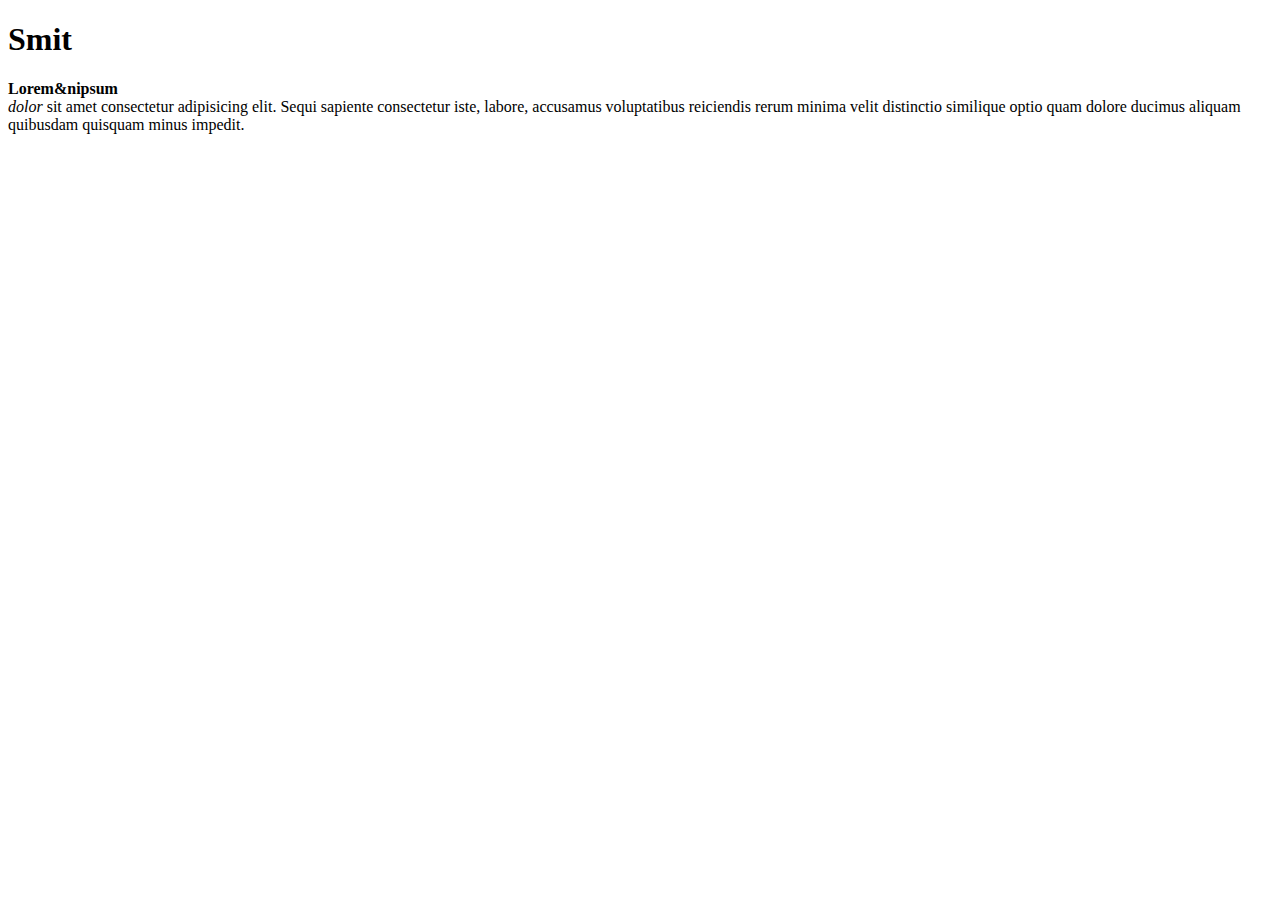
<file: assignment#01/class 2/index.html>
<!DOCTYPE html>
<html lang="en">
<head>
    <meta charset="UTF-8">
    <meta name="viewport" content="width=device-width, initial-scale=1.0">
    <title>Document</title>
</head>
<body>
    <!-- heading -->
    <h1>Smit   
    </h1>
    <p> <b>Lorem&nipsum</b>  <br> <i>dolor</i>  sit amet consectetur adipisicing elit. Sequi sapiente consectetur iste, labore, accusamus voluptatibus reiciendis rerum minima velit distinctio similique optio quam dolore ducimus aliquam quibusdam quisquam minus impedit.</p>
    
</body>
</html>
</file>
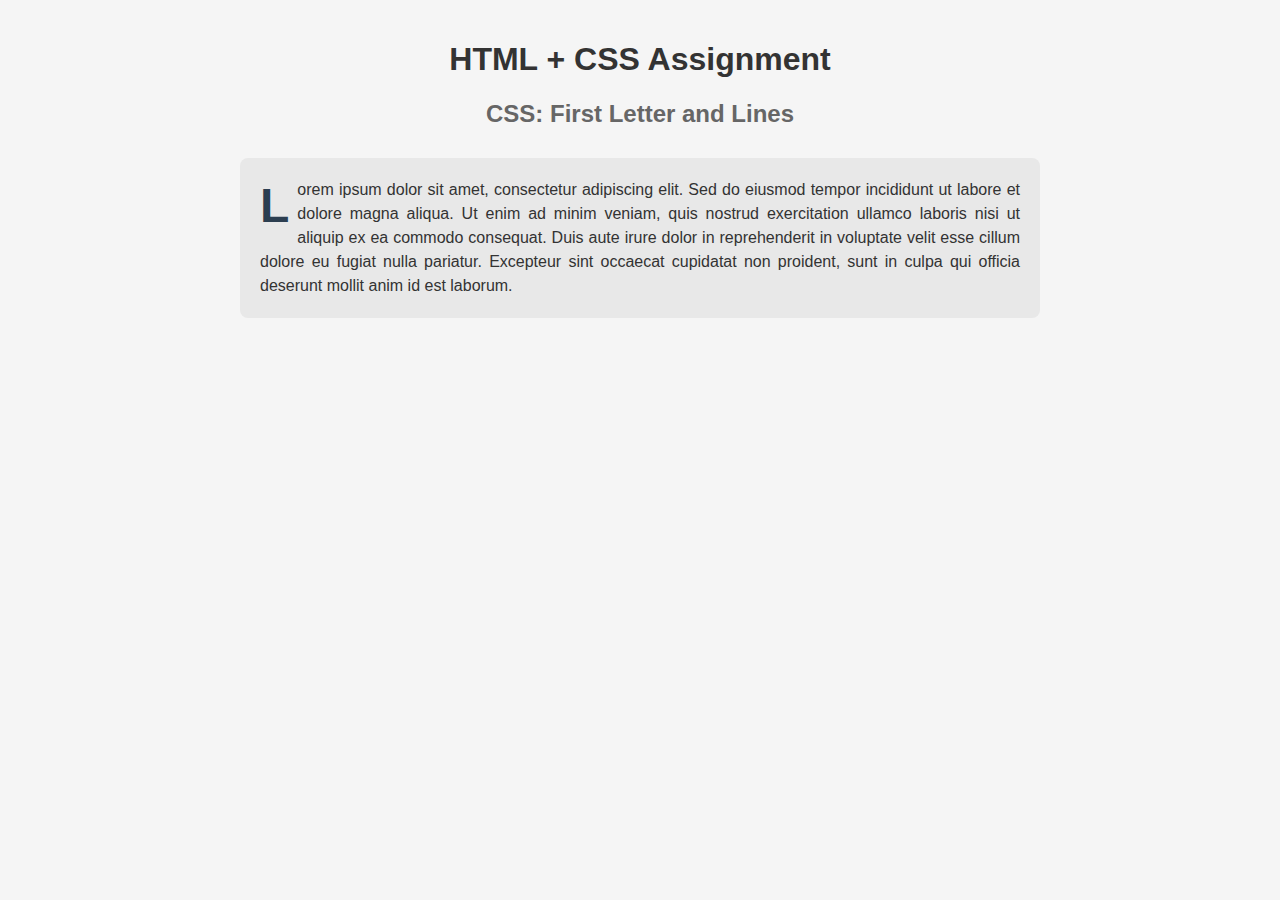
<file: assignment#07/assignment2.html>
<!DOCTYPE html>
<html lang="en">
<head>
    <meta charset="UTF-8">
    <meta name="viewport" content="width=device-width, initial-scale=1.0">
    <title>CSS: First Letter and Lines</title>
    <link rel="stylesheet" href="styles.css">
</head>
<body>
    <h1>HTML + CSS Assignment</h1>
    <h2>CSS: First Letter and Lines</h2>
    
    <p class="styled-paragraph">
        Lorem ipsum dolor sit amet, consectetur adipiscing elit. Sed do 
        eiusmod tempor incididunt ut labore et dolore magna aliqua. Ut enim ad minim 
        veniam, quis nostrud exercitation ullamco laboris nisi ut aliquip ex ea commodo 
        consequat. Duis aute irure dolor in reprehenderit in voluptate velit esse cillum 
        dolore eu fugiat nulla pariatur. Excepteur sint occaecat cupidatat non proident, 
        sunt in culpa qui officia deserunt mollit anim id est laborum.
    </p>
</body>
</html>
</file>
<file: assignment#06/style.css>
/* Font style of all text */
body{
    text-transform: capitalize;
    font-family: 'Trebuchet MS', 'Lucida Sans Unicode', 'Lucida Grande', 'Lucida Sans', Arial, sans-serif;
    padding: 2%;
    line-height: 1.6;
}

/* Background color of web page */
body {
    background-color: lightcyan;
}

/* Text color of h1 and h2 */
h1 {
    color: darkslateblue;
    text-align: center;
    border-bottom: 3px solid coral;
    padding-bottom: 10px;
}

h2 {
    color: teal;
    text-align: center;
}

/* Paragraph color examples */
.colorname {
    color: coral;
    font-weight: bold;
    padding: 10px;
    margin: 15px 0;
}

.hexcolor {
    color: #2E8B57;
    font-weight: bold;
    padding: 10px;
    margin: 15px 0;
}

.rgbcolor {
    color: rgb(75, 0, 130);
    font-weight: bold;
    padding: 10px;
    margin: 15px 0;
}

/* Div boxes */
.borderandbackgroundcolor {
    border: 3px solid #4a4a4a;
    background-color: #fff5ee;
    color: rgb(139, 69, 19);
    padding: 20px;
    margin: 20px 0;
    border-radius: 8px;
}

.newbox {
    border: 2px dashed #ff6347;
    background-color: #f0f8ff;
    color: #2f4f4f;
    padding: 15px;
    margin: 20px 0;
    border-radius: 12px;
}

/* Explanation section */
.explanation {
    background-color: #f9f9f9;
    border-left: 5px solid #3cb371;
    padding: 20px;
    margin: 25px 0;
    text-transform: none;
}

/* Footer styling */
.footer {
    text-align: center;
    color: #696969;
    border-top: 2px solid #ddd;
    padding-top: 15px;
    margin-top: 30px;
    font-style: italic;
}
</file>
<file: assignment#07/styles.css>
/* CSS: First Letter and Lines Assignment */

body {
    font-family: Arial, sans-serif;
    max-width: 800px;
    margin: 0 auto;
    padding: 20px;
    background-color: #f5f5f5;
}

h1 {
    color: #333;
    text-align: center;
}

h2 {
    color: #666;
    text-align: center;
    margin-bottom: 30px;
}

.styled-paragraph {
    /* Set the line height to 1.5 */
    line-height: 1.5;
    font-size: 16px;
    color: #333;
    background-color: #e8e8e8;
    padding: 20px;
    border-radius: 8px;
    margin: 20px 0;
    text-align: justify;
}

/* Style the first letter of the paragraph to be larger and bold */
.styled-paragraph::first-letter {
    font-size: 3em;
    font-weight: bold;
    float: left;
    line-height: 1;
    margin-right: 8px;
    margin-top: 4px;
    color: #2c3e50;
}
</file>
